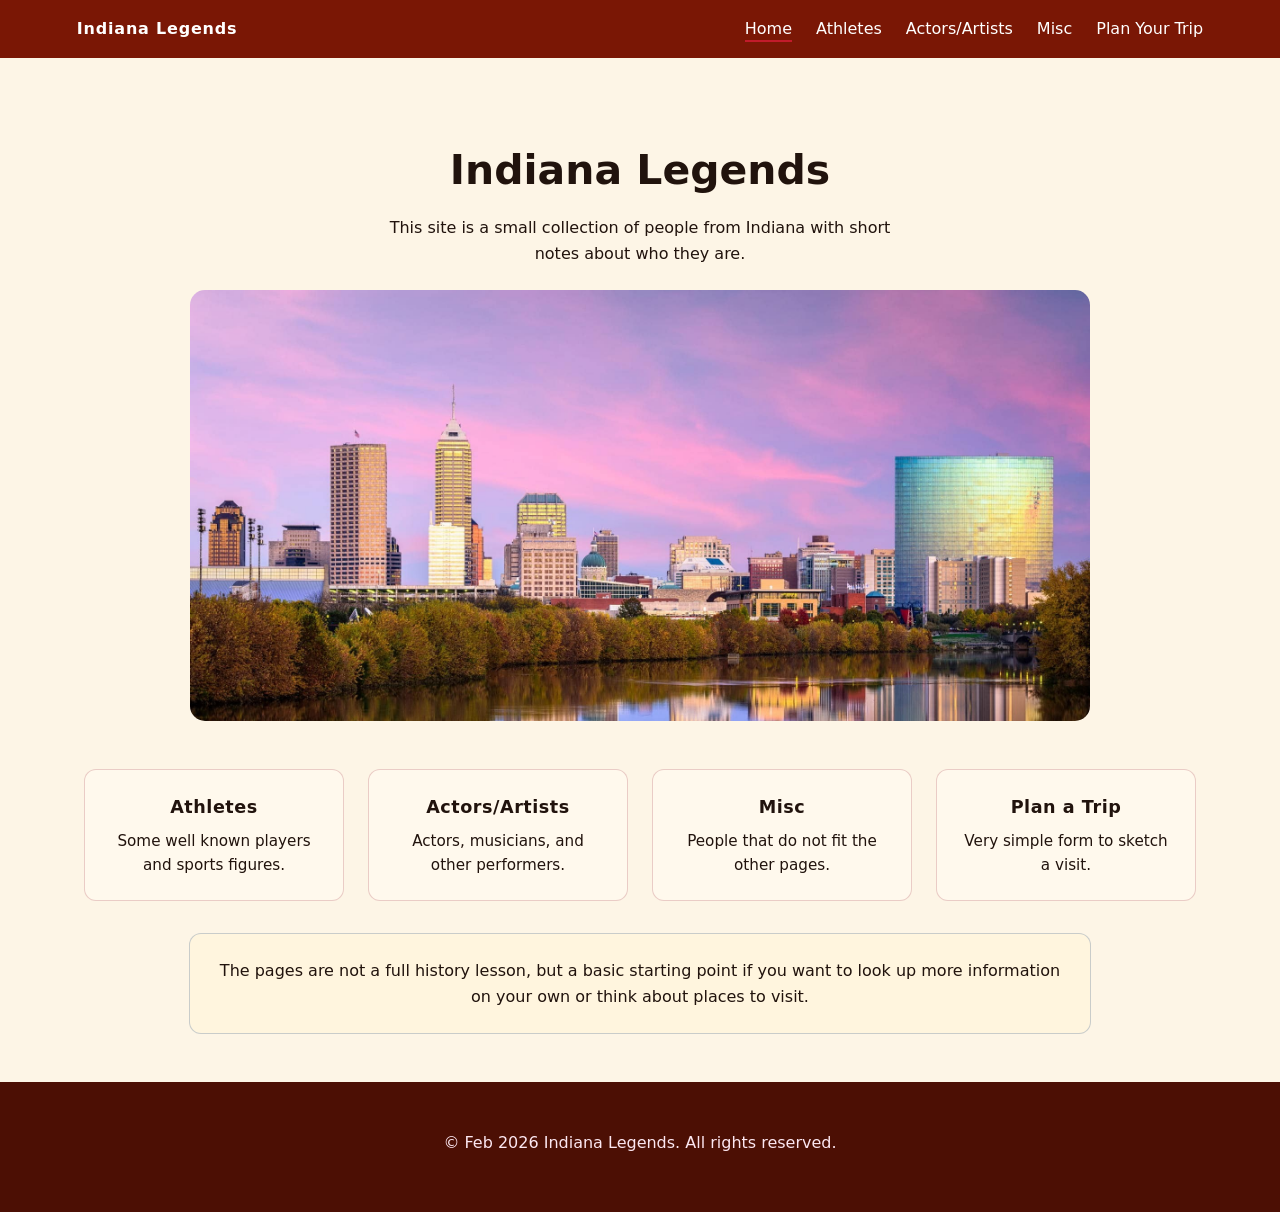
<file: index.html>
<!DOCTYPE html>
<html lang="en">
<head>
  <meta charset="UTF-8" />
  <title>Indiana Legends – Home</title>
  <meta name="viewport" content="width=device-width, initial-scale=1.0" />
  <link rel="icon" href="images/favicon.ico" />
  <link rel="stylesheet" href="css/style.css" />
  <link
    rel="stylesheet"
    href="https://cdnjs.cloudflare.com/ajax/libs/font-awesome/6.5.1/css/all.min.css"
    integrity="sha512-DTOQO9RWCH3ppGqcWaEA1BIZOC6xxalwEsw9c2QQeAIftl+Vegovlnee1c9QX4TctnWMn13TZye+giMm8e2LwA=="
    crossorigin="anonymous"
    referrerpolicy="no-referrer"
  />
</head>
<body>
  <header>
    <nav class="navbar">
      <div class="logo">
        <span>Indiana Legends</span>
      </div>
      <button class="hamburger" aria-label="Toggle navigation">
        <span></span><span></span><span></span>
      </button>
      <ul class="nav-links">
        <li><a href="index.html" class="active">Home</a></li>
        <li><a href="athletes.html">Athletes</a></li>
        <li><a href="artists.html">Actors/Artists</a></li>
        <li><a href="authors.html">Misc</a></li>
        <li><a href="trip.html">Plan Your Trip</a></li>
      </ul>
    </nav>
  </header>

  <main>
    <section class="hero">
      <div class="hero-box">
        <div class="hero-text">
          <h1>Indiana Legends</h1>
          <p>
            This site is a small collection of people from Indiana with short notes about who they are.
          </p>
        </div>
        <div class="hero-image-home">
          <img src="images/indySKyline.jpg" alt="Indianapolis skyline at night" />
        </div>
      </div>
    </section>

    <section class="info-row">
      <a class="info-card" href="athletes.html">
        <h2>Athletes</h2>
        <p>Some well known players and sports figures.</p>
      </a>
      <a class="info-card" href="artists.html">
        <h2>Actors/Artists</h2>
        <p>Actors, musicians, and other performers.</p>
      </a>
      <a class="info-card" href="authors.html">
        <h2>Misc</h2>
        <p>People that do not fit the other pages.</p>
      </a>
      <a class="info-card" href="trip.html">
        <h2>Plan a Trip</h2>
        <p>Very simple form to sketch a visit.</p>
      </a>
    </section>

    <section class="home-summary">
      <p>
        The pages are not a full history lesson, but a basic starting point if you want to look up more
        information on your own or think about places to visit.
      </p>
    </section>
  </main>

  <footer>
    <p>&copy; Feb 2026 Indiana Legends. All rights reserved.</p>
  </footer>

  <script>
    const hamburger = document.querySelector(".hamburger");
    const navLinks = document.querySelector(".nav-links");
    hamburger.addEventListener("click", () => {
      navLinks.classList.toggle("open");
    });
  </script>
</body>
</html>
</file>
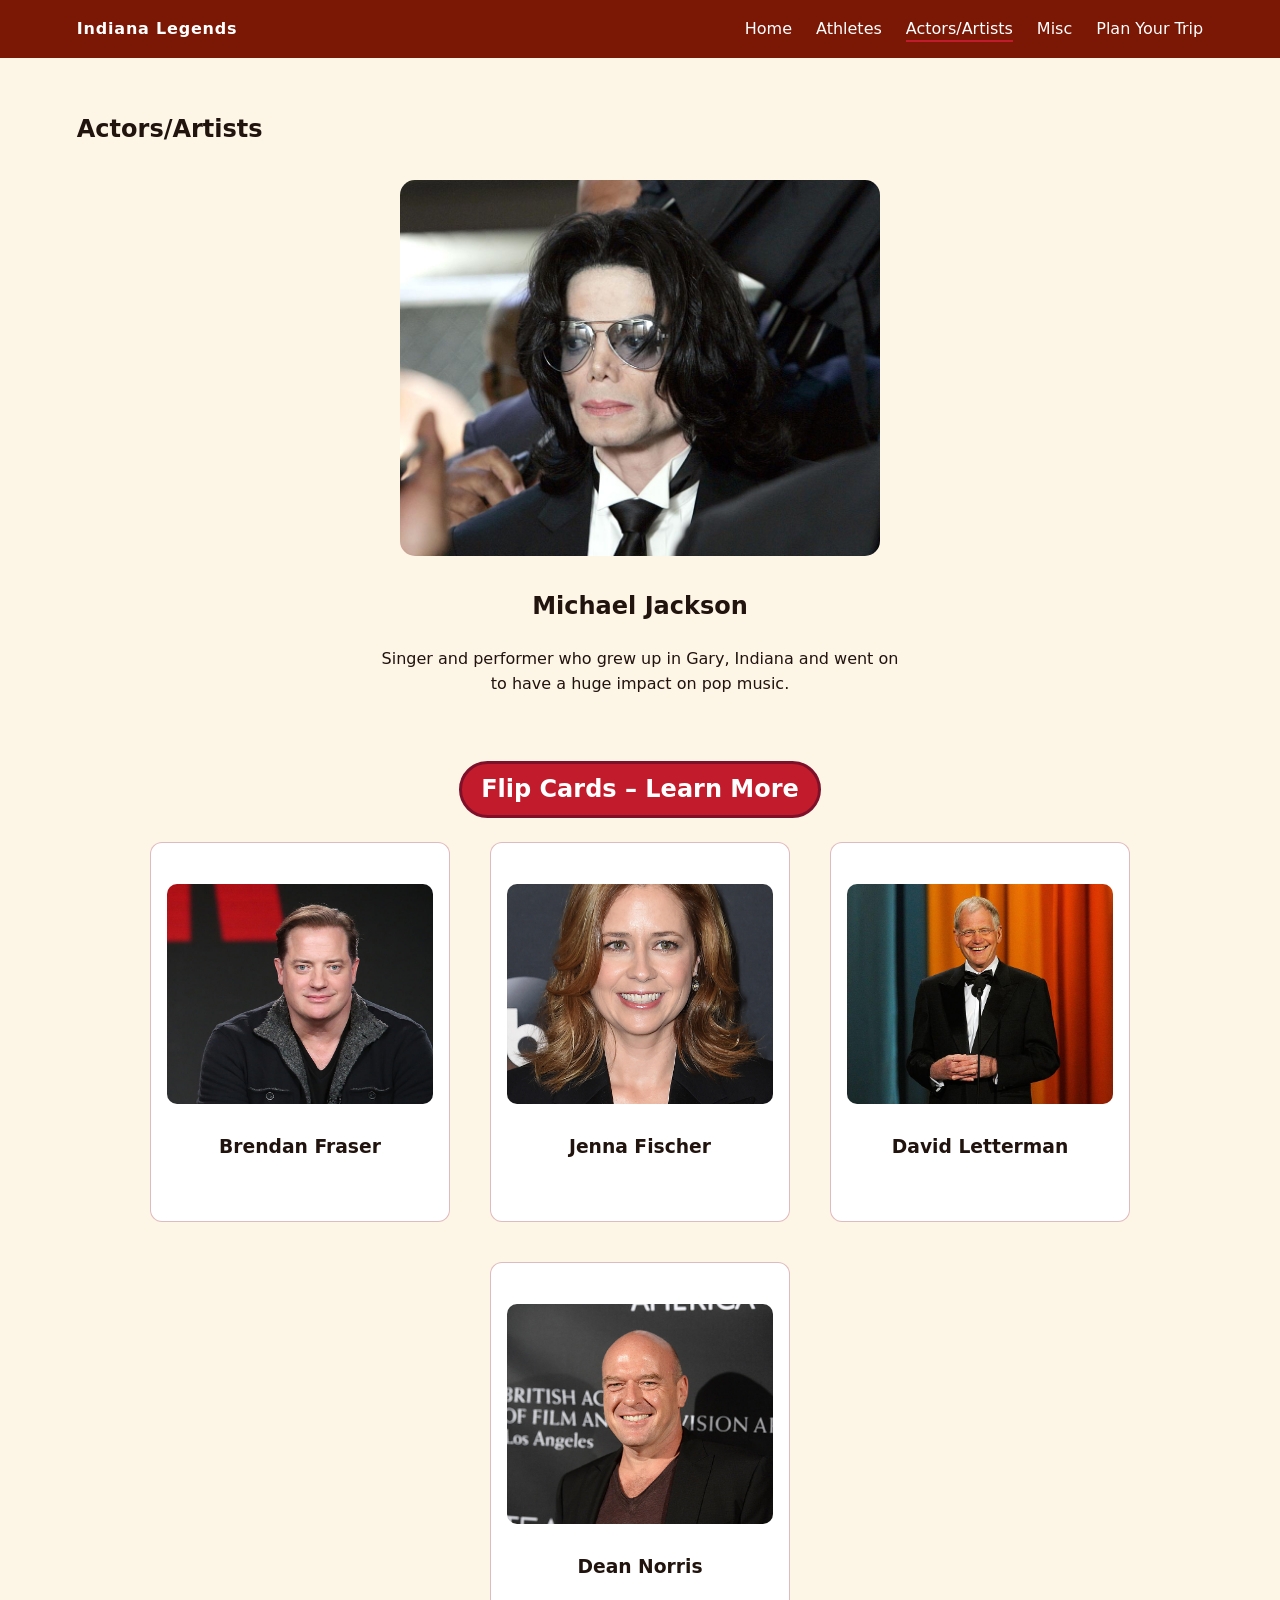
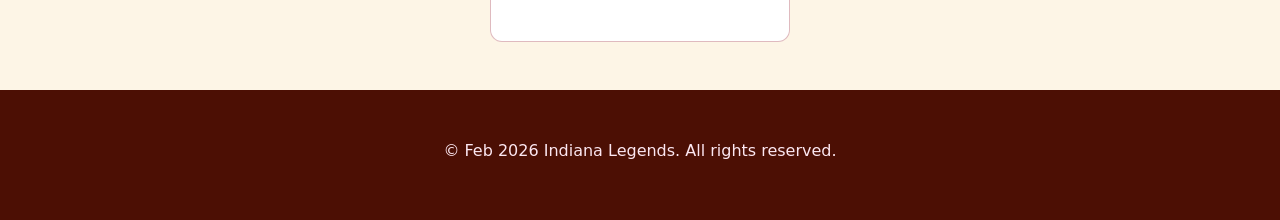
<file: artists.html>
<!DOCTYPE html>
<html lang="en">
<head>
  <meta charset="UTF-8" />
  <title>Indiana Legends – Actors/Artists</title>
  <meta name="viewport" content="width=device-width, initial-scale=1.0" />
  <link rel="icon" href="images/favicon.ico" />
  <link rel="stylesheet" href="css/style.css" />
  <link
    rel="stylesheet"
    href="https://cdnjs.cloudflare.com/ajax/libs/font-awesome/6.5.1/css/all.min.css"
    integrity="sha512-DTOQO9RWCH3ppGqcWaEA1BIZOC6xxalwEsw9c2QQeAIftl+Vegovlnee1c9QX4TctnWMn13TZye+giMm8e2LwA=="
    crossorigin="anonymous"
    referrerpolicy="no-referrer"
  />
</head>
<body>
  <header>
    <nav class="navbar">
      <div class="logo">
        <span>Indiana Legends</span>
      </div>
      <button class="hamburger" aria-label="Toggle navigation">
        <span></span><span></span><span></span>
      </button>
      <ul class="nav-links">
        <li><a href="index.html">Home</a></li>
        <li><a href="athletes.html">Athletes</a></li>
        <li><a href="artists.html" class="active">Actors/Artists</a></li>
        <li><a href="authors.html">Misc</a></li>
        <li><a href="trip.html">Plan Your Trip</a></li>
      </ul>
    </nav>
  </header>

  <main>
    <section class="page-header">
      <h1>Actors/Artists</h1>
    </section>

    <section class="featured-person">
      <article class="card featured-card">
        <img src="images/artists_actors/mj.jpg" alt="Michael Jackson" />
        <div class="featured-content">
          <h2>Michael Jackson</h2>
          <p>
            Singer and performer who grew up in Gary, Indiana and went on to have a huge impact on pop music.
          </p>
        </div>
      </article>
    </section>

    <section class="flip-section">
      <h2>Flip Cards – Learn More</h2>
      <div class="flip-grid">
        <article class="flip-card">
          <div class="flip-card-inner">
            <div class="flip-card-front">
              <img src="images/artists_actors/fraser.jpg" alt="Brendan Fraser" />
              <h3>Brendan Fraser</h3>
            </div>
            <div class="flip-card-back">
              <p>Film actor who spent part of his childhood in Indiana.</p>
              <p>Known for: Starring in *The Mummy* movies and later *The Whale*.</p>
            </div>
          </div>
        </article>

        <article class="flip-card">
          <div class="flip-card-inner">
            <div class="flip-card-front">
              <img src="images/artists_actors/jennafischer.jpg" alt="Jenna Fischer" />
              <h3>Jenna Fischer</h3>
            </div>
            <div class="flip-card-back">
              <p>Actor best known for a comedy TV show.</p>
              <p>Known for: Playing Pam Beesly on *The Office*.</p>
            </div>
          </div>
        </article>

        <article class="flip-card">
          <div class="flip-card-inner">
            <div class="flip-card-front">
              <img src="images/artists_actors/letterman.jpg" alt="David Letterman" />
              <h3>David Letterman</h3>
            </div>
            <div class="flip-card-back">
              <p>Late-night host and comedian from Indianapolis, Indiana.</p>
              <p>Known for: Hosting late-night television for many years.</p>
            </div>
          </div>
        </article>

        <article class="flip-card">
          <div class="flip-card-inner">
            <div class="flip-card-front">
              <img src="images/artists_actors/deannorris.jpg" alt="Dean Norris" />
              <h3>Dean Norris</h3>
            </div>
            <div class="flip-card-back">
              <p>Character actor who studied at Hanover College in Indiana.</p>
              <p>Known for: Playing Hank Schrader on *Breaking Bad*.</p>
            </div>
          </div>
        </article>
      </div>
    </section>
  </main>

  <footer>
    <p>&copy; Feb 2026 Indiana Legends. All rights reserved.</p>
  </footer>

  <script>
    const hamburger = document.querySelector(".hamburger");
    const navLinks = document.querySelector(".nav-links");
    hamburger.addEventListener("click", () => {
      navLinks.classList.toggle("open");
    });
  </script>
</body>
</html>
</file>
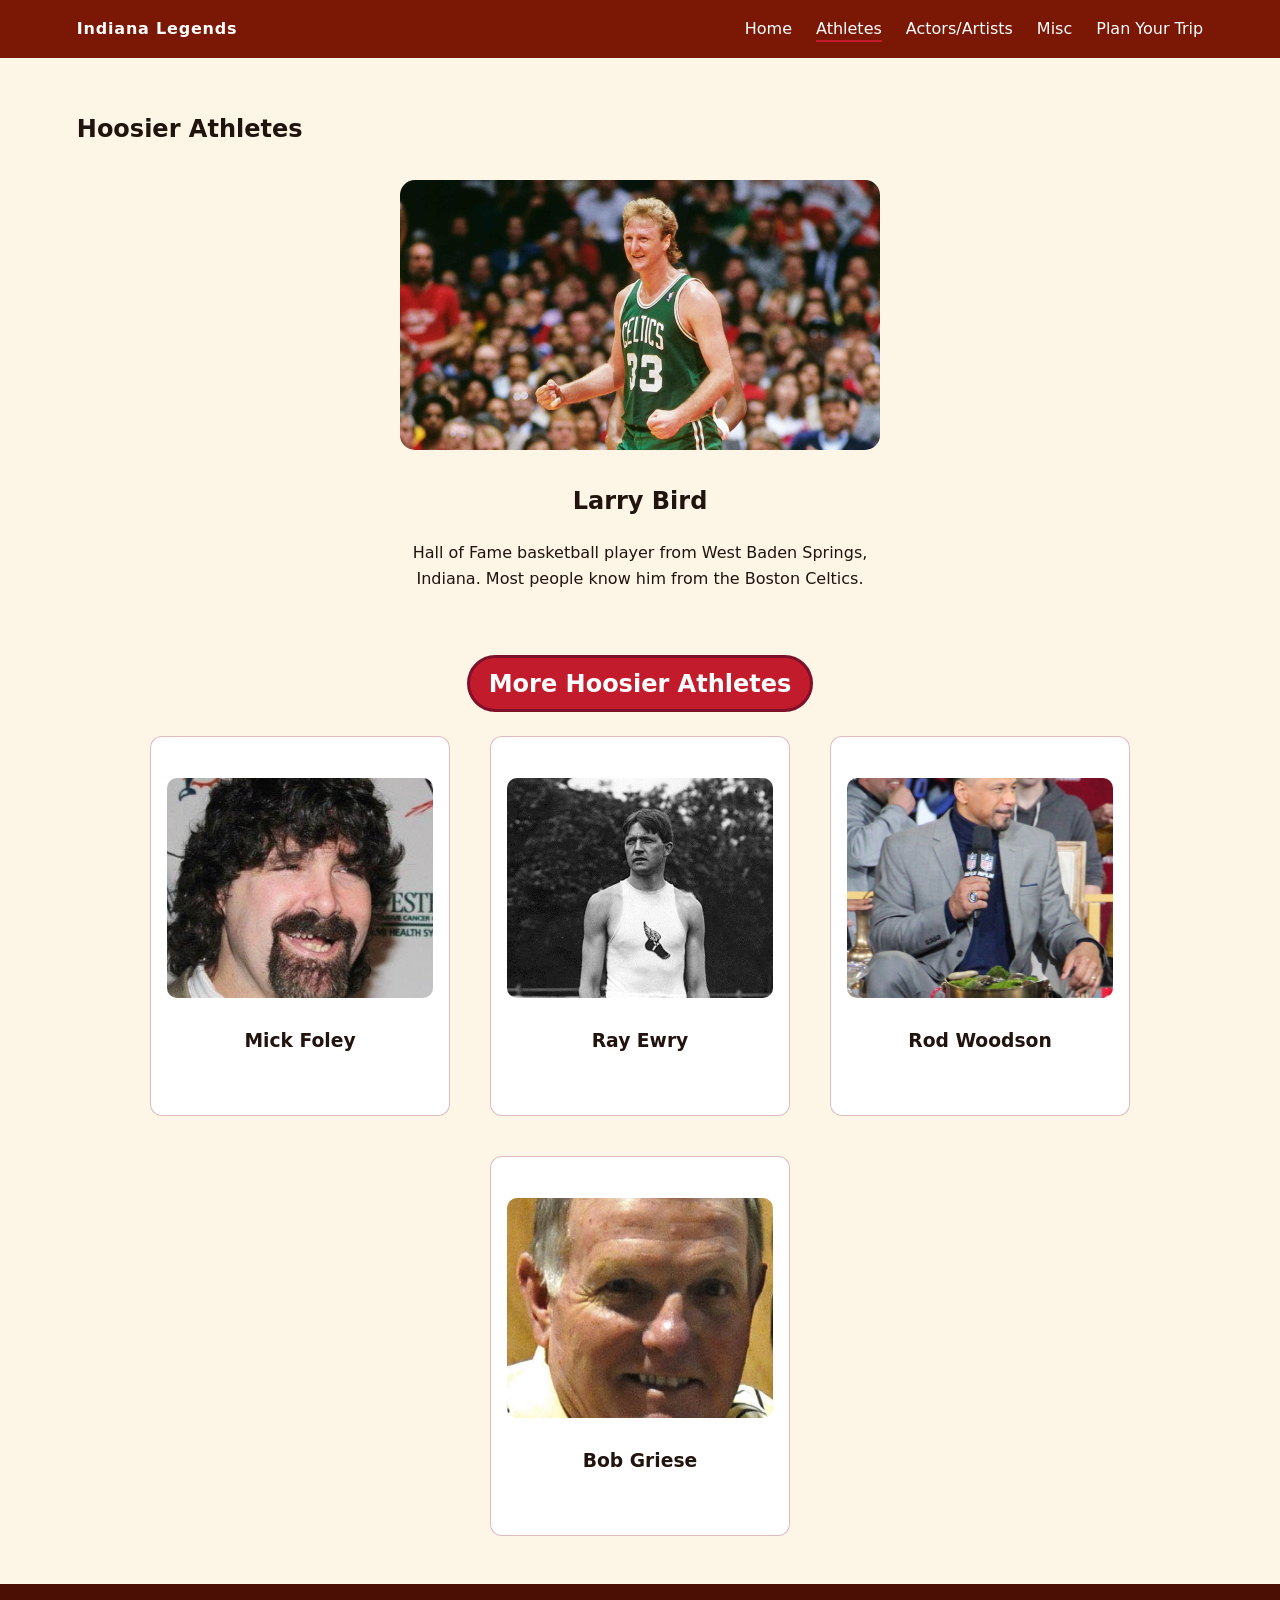
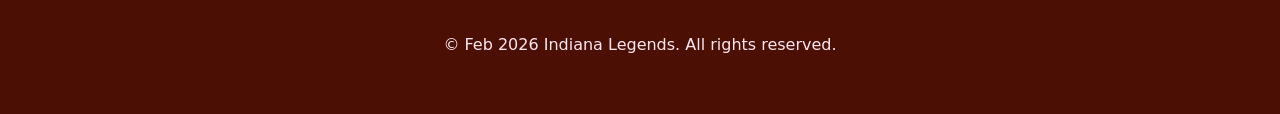
<file: athletes.html>
<!DOCTYPE html>
<html lang="en">
<head>
  <meta charset="UTF-8" />
  <title>Indiana Legends – Athletes</title>
  <meta name="viewport" content="width=device-width, initial-scale=1.0" />
  <link rel="icon" href="images/favicon.ico" />
  <link rel="stylesheet" href="css/style.css" />
  <link
    rel="stylesheet"
    href="https://cdnjs.cloudflare.com/ajax/libs/font-awesome/6.5.1/css/all.min.css"
    integrity="sha512-DTOQO9RWCH3ppGqcWaEA1BIZOC6xxalwEsw9c2QQeAIftl+Vegovlnee1c9QX4TctnWMn13TZye+giMm8e2LwA=="
    crossorigin="anonymous"
    referrerpolicy="no-referrer"
  />
</head>
<body>
  <header>
    <nav class="navbar">
      <div class="logo">
        <span>Indiana Legends</span>
      </div>
      <button class="hamburger" aria-label="Toggle navigation">
        <span></span><span></span><span></span>
      </button>
      <ul class="nav-links">
        <li><a href="index.html">Home</a></li>
        <li><a href="athletes.html" class="active">Athletes</a></li>
        <li><a href="artists.html">Actors/Artists</a></li>
        <li><a href="authors.html">Misc</a></li>
        <li><a href="trip.html">Plan Your Trip</a></li>
      </ul>
    </nav>
  </header>

  <main>
    <section class="page-header">
      <h1>Hoosier Athletes</h1>
    </section>

    <section class="featured-person">
      <article class="card featured-card">
        <img src="images/athletes/larrybird.jpg" alt="Larry Bird" />
        <div class="featured-content">
          <h2>Larry Bird</h2>
          <p>
            Hall of Fame basketball player from West Baden Springs, Indiana. Most people know him from the Boston Celtics.
          </p>
        </div>
      </article>
    </section>

    <section class="flip-section">
      <h2>More Hoosier Athletes</h2>
      <div class="flip-grid">
        <article class="flip-card">
          <div class="flip-card-inner">
            <div class="flip-card-front">
              <img src="images/athletes/foley-mick-image.jpg" alt="Mick Foley" />
              <h3>Mick Foley</h3>
            </div>
            <div class="flip-card-back">
              <p>Professional wrestler who used a few different ring names.</p>
              <p>Known for: Wrestling as Mankind, Cactus Jack, and Dude Love.</p>
            </div>
          </div>
        </article>

        <article class="flip-card">
          <div class="flip-card-inner">
            <div class="flip-card-front">
              <img src="images/athletes/Ray_Ewry_1908b.jpg" alt="Ray Ewry" />
              <h3>Ray Ewry</h3>
            </div>
            <div class="flip-card-back">
              <p>Track and field star from Lafayette, Indiana.</p>
              <p>He did especially well in standing jump events in early Olympics.</p>
            </div>
          </div>
        </article>

        <article class="flip-card">
          <div class="flip-card-inner">
            <div class="flip-card-front">
              <img src="images/athletes/Rod_Woodson_Jan_2019.jpg" alt="Rod Woodson" />
              <h3>Rod Woodson</h3>
            </div>
            <div class="flip-card-back">
              <p>Defensive back from Fort Wayne, Indiana.</p>
              <p>He later made the Pro Football Hall of Fame.</p>
            </div>
          </div>
        </article>

        <article class="flip-card">
          <div class="flip-card-inner">
            <div class="flip-card-front">
              <img src="images/athletes/Bob_Griese_with_soldier_CROP.jpg" alt="Bob Griese" />
              <h3>Bob Griese</h3>
            </div>
            <div class="flip-card-back">
              <p>Quarterback who played for Purdue and the Miami Dolphins.</p>
              <p>Known for: Helping lead the Dolphins to two Super Bowl wins.</p>
            </div>
          </div>
        </article>
      </div>
    </section>
  </main>

  <footer>
    <p>&copy; Feb 2026 Indiana Legends. All rights reserved.</p>
  </footer>

  <script>
    const hamburger = document.querySelector(".hamburger");
    const navLinks = document.querySelector(".nav-links");
    hamburger.addEventListener("click", () => {
      navLinks.classList.toggle("open");
    });
  </script>
</body>
</html>
</file>
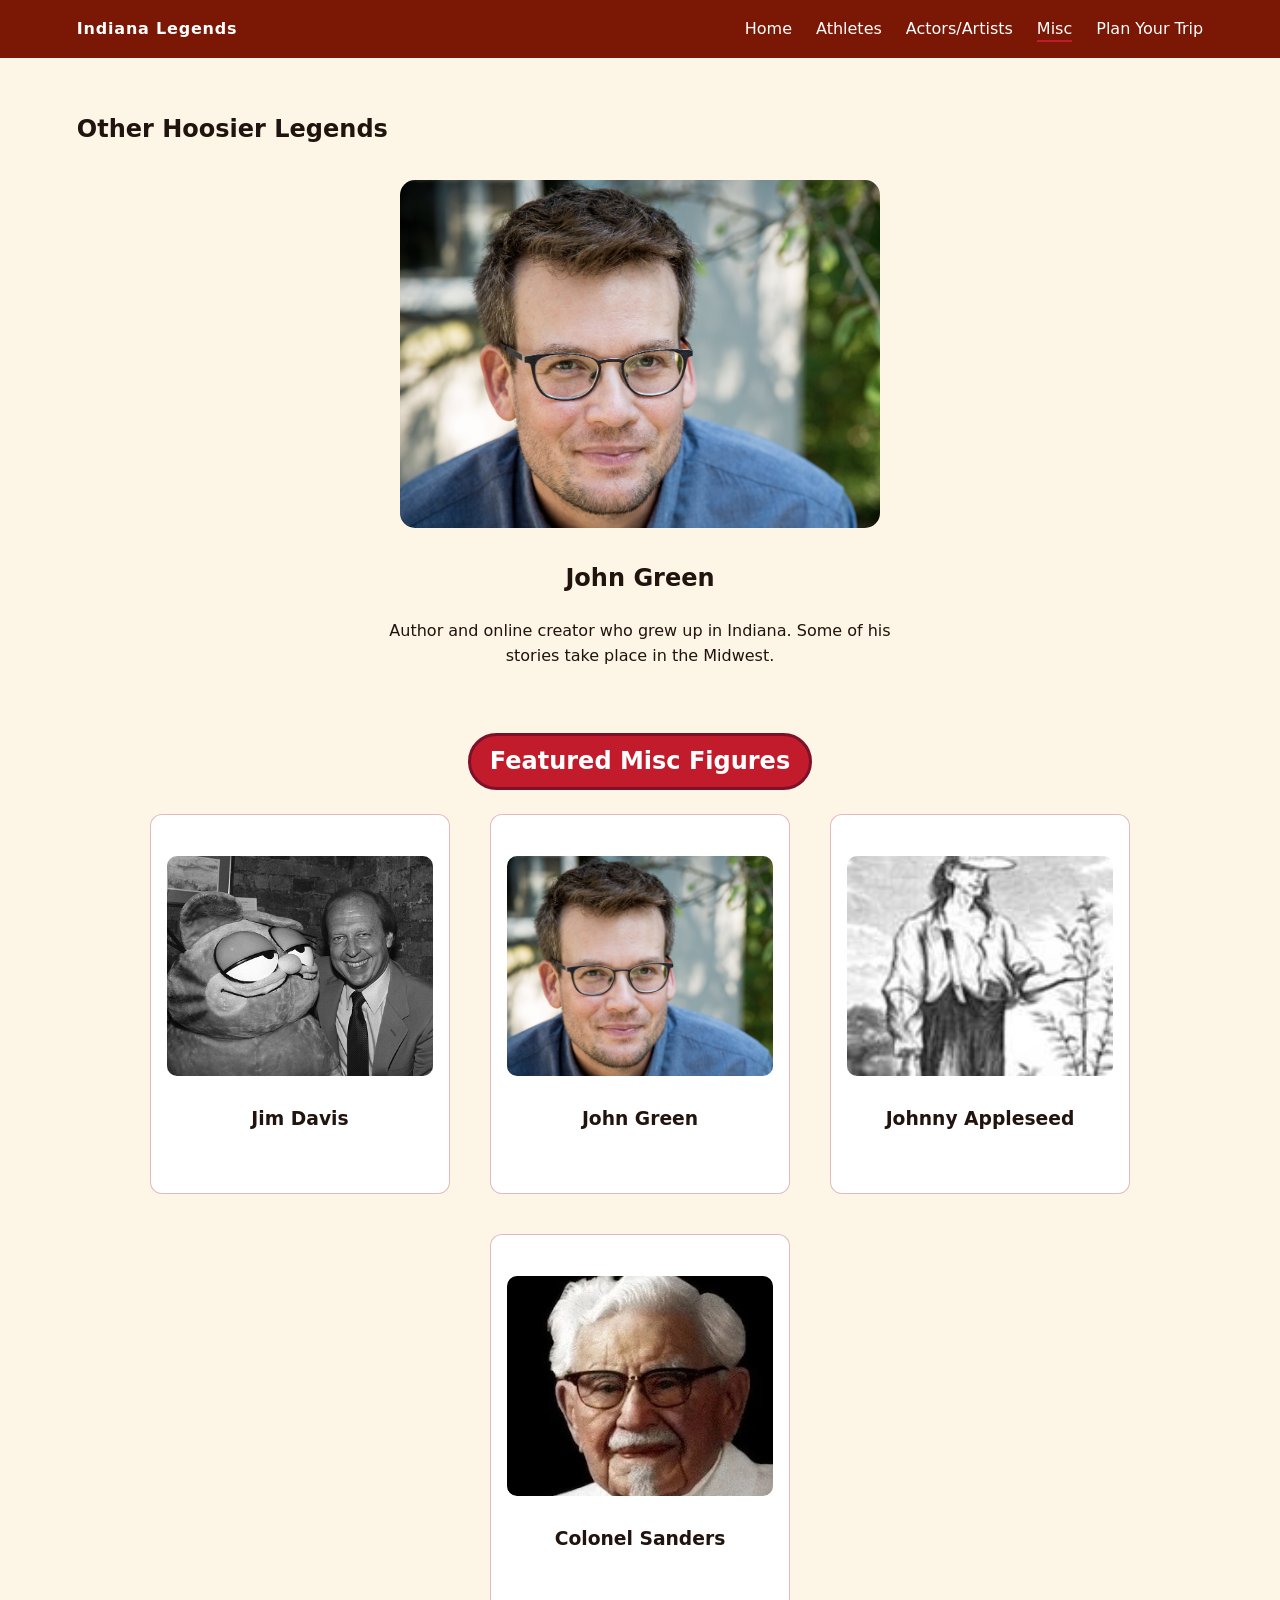
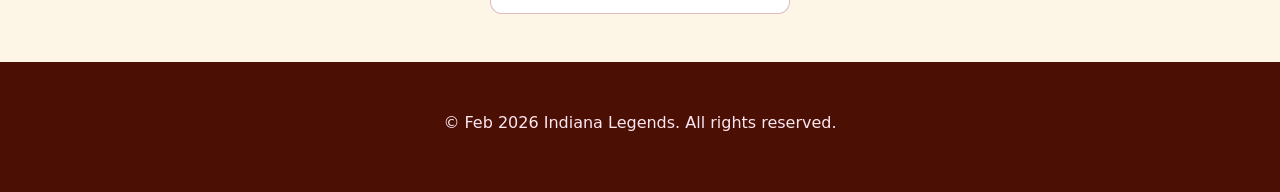
<file: authors.html>
<!DOCTYPE html>
<html lang="en">
<head>
  <meta charset="UTF-8" />
  <title>Indiana Legends – Other Hoosier Legends</title>
  <meta name="viewport" content="width=device-width, initial-scale=1.0" />
  <link rel="icon" href="images/favicon.ico" />
  <link rel="stylesheet" href="css/style.css" />
  <link
    rel="stylesheet"
    href="https://cdnjs.cloudflare.com/ajax/libs/font-awesome/6.5.1/css/all.min.css"
    integrity="sha512-DTOQO9RWCH3ppGqcWaEA1BIZOC6xxalwEsw9c2QQeAIftl+Vegovlnee1c9QX4TctnWMn13TZye+giMm8e2LwA=="
    crossorigin="anonymous"
    referrerpolicy="no-referrer"
  />
</head>
<body>
  <header>
    <nav class="navbar">
      <div class="logo">
        <span>Indiana Legends</span>
      </div>
      <button class="hamburger" aria-label="Toggle navigation">
        <span></span><span></span><span></span>
      </button>
      <ul class="nav-links">
        <li><a href="index.html">Home</a></li>
        <li><a href="athletes.html">Athletes</a></li>
        <li><a href="artists.html">Actors/Artists</a></li>
        <li><a href="authors.html" class="active">Misc</a></li>
        <li><a href="trip.html">Plan Your Trip</a></li>
      </ul>
    </nav>
  </header>

  <main>
    <section class="page-header">
      <h1>Other Hoosier Legends</h1>
    </section>

    <section class="featured-person">
      <article class="card featured-card">
        <img src="images/misc/johngreen.png" alt="John Green" />
        <div class="featured-content">
          <h2>John Green</h2>
          <p>
            Author and online creator who grew up in Indiana. Some of his stories take place in the Midwest.
          </p>
        </div>
      </article>
    </section>

    <section class="flip-section">
      <h2>Featured Misc Figures</h2>
      <div class="flip-grid">
        <article class="flip-card">
          <div class="flip-card-inner">
            <div class="flip-card-front">
              <img src="images/misc/jimdavis.jpg" alt="Jim Davis" />
              <h3>Jim Davis</h3>
            </div>
            <div class="flip-card-back">
              <p>Cartoonist from Marion, Indiana and creator of the Garfield comic strip.</p>
              <p>Known for: Making Garfield popular in newspapers and TV.</p>
            </div>
          </div>
        </article>

        <article class="flip-card">
          <div class="flip-card-inner">
            <div class="flip-card-front">
              <img src="images/misc/johngreen.png" alt="John Green" />
              <h3>John Green</h3>
            </div>
            <div class="flip-card-back">
              <p>Author of young adult novels and co-creator of online education videos.</p>
              <p>Known for: Writing *The Fault in Our Stars*.</p>
            </div>
          </div>
        </article>

        <article class="flip-card">
          <div class="flip-card-inner">
            <div class="flip-card-front">
              <img src="images/misc/johnnyappple.jpg" alt="Johnny Appleseed" />
              <h3>Johnny Appleseed</h3>
            </div>
            <div class="flip-card-back">
              <p>Frontier nurseryman and folk hero known for planting apple trees.</p>
              <p>Known for: Stories that include time spent in Indiana communities.</p>
            </div>
          </div>
        </article>

        <article class="flip-card">
          <div class="flip-card-inner">
            <div class="flip-card-front">
              <img src="images/misc/sanders-colonel-.png" alt="Colonel Sanders" />
              <h3>Colonel Sanders</h3>
            </div>
            <div class="flip-card-back">
              <p>Founder of a fried chicken brand, born in Indiana.</p>
              <p>Known for: Starting KFC (Kentucky Fried Chicken).</p>
            </div>
          </div>
        </article>
      </div>
    </section>
  </main>

  <footer>
    <p>&copy; Feb 2026 Indiana Legends. All rights reserved.</p>
  </footer>

  <script>
    const hamburger = document.querySelector(".hamburger");
    const navLinks = document.querySelector(".nav-links");
    hamburger.addEventListener("click", () => {
      navLinks.classList.toggle("open");
    });
  </script>
</body>
</html>
</file>
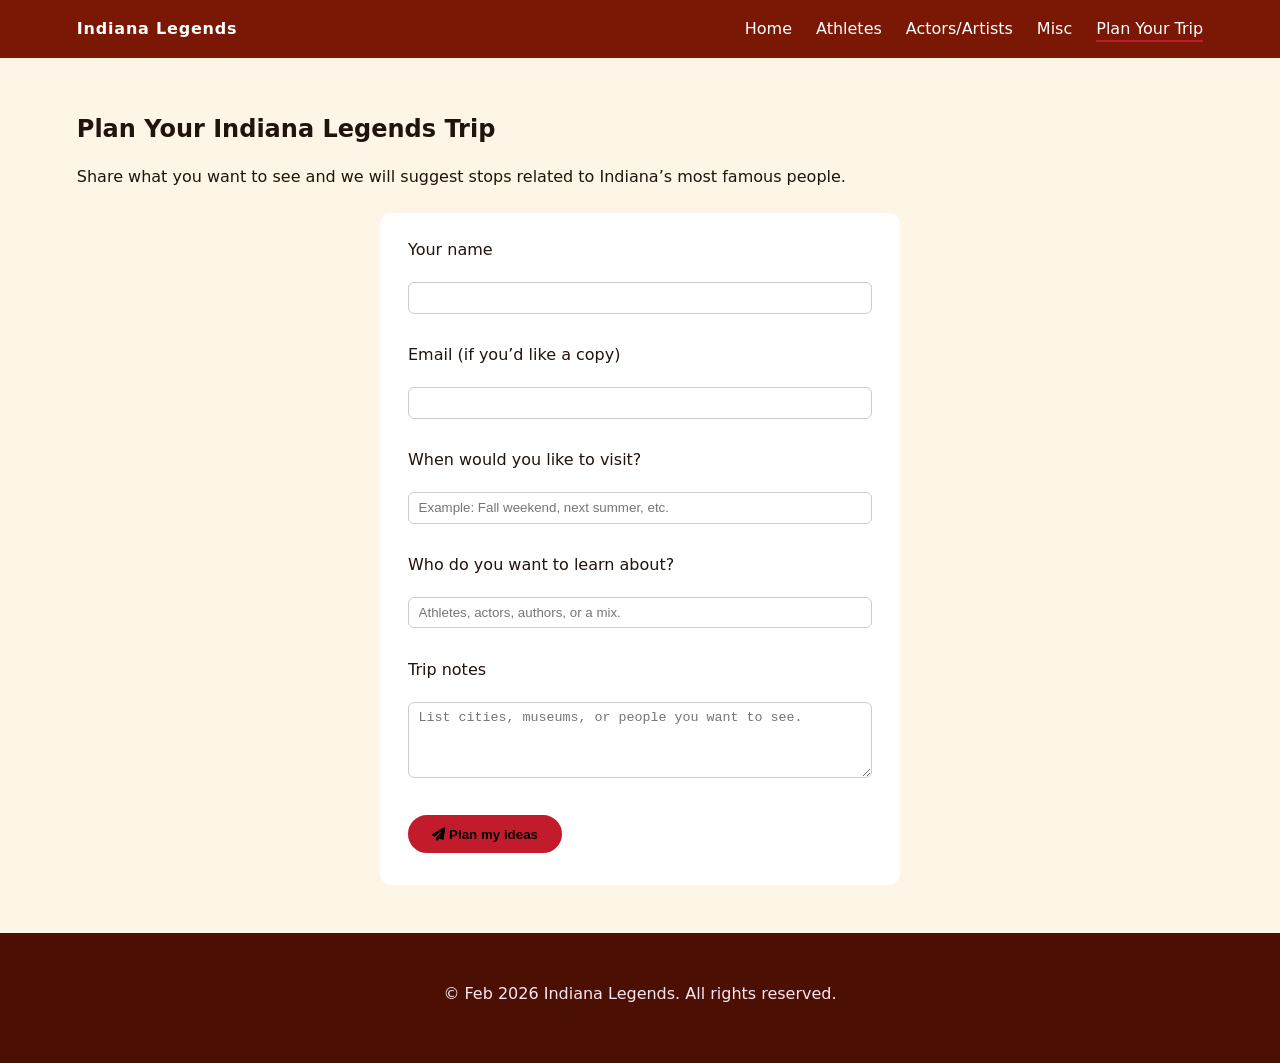
<file: trip.html>
<!DOCTYPE html>
<html lang="en">
<head>
  <meta charset="UTF-8" />
  <title>Indiana Legends – Plan Your Trip</title>
  <meta name="viewport" content="width=device-width, initial-scale=1.0" />
  <link rel="icon" href="images/favicon.ico" />
  <link rel="stylesheet" href="css/style.css" />
  <link
    rel="stylesheet"
    href="https://cdnjs.cloudflare.com/ajax/libs/font-awesome/6.5.1/css/all.min.css"
    integrity="sha512-DTOQO9RWCH3ppGqcWaEA1BIZOC6xxalwEsw9c2QQeAIftl+Vegovlnee1c9QX4TctnWMn13TZye+giMm8e2LwA=="
    crossorigin="anonymous"
    referrerpolicy="no-referrer"
  />
</head>
<body>
  <header>
    <nav class="navbar">
      <div class="logo">
        <span>Indiana Legends</span>
      </div>
      <button class="hamburger" aria-label="Toggle navigation">
        <span></span><span></span><span></span>
      </button>
      <ul class="nav-links">
        <li><a href="index.html">Home</a></li>
        <li><a href="athletes.html">Athletes</a></li>
        <li><a href="artists.html">Actors/Artists</a></li>
        <li><a href="authors.html">Misc</a></li>
        <li><a href="trip.html" class="active">Plan Your Trip</a></li>
      </ul>
    </nav>
  </header>

  <main>
    <section class="page-header">
      <h1>Plan Your Indiana Legends Trip</h1>
      <p>
        Share what you want to see and we will suggest stops related to Indiana’s most famous people.
      </p>
    </section>

    <section class="trip-form-section">
      <form class="trip-form" action="#" method="post">
        <label for="name">Your name</label>
        <input type="text" id="name" name="name" />

        <label for="email">Email (if you’d like a copy)</label>
        <input type="email" id="email" name="email" />

        <label for="when">When would you like to visit?</label>
        <input type="text" id="when" name="when" placeholder="Example: Fall weekend, next summer, etc." />

        <label for="focus">Who do you want to learn about?</label>
        <input type="text" id="focus" name="focus" placeholder="Athletes, actors, authors, or a mix." />

        <label for="notes">Trip notes</label>
        <textarea id="notes" name="notes" rows="4" placeholder="List cities, museums, or people you want to see."></textarea>

        <button type="submit" class="btn submit-btn">
          <i class="fa-solid fa-paper-plane"></i> Plan my ideas
        </button>
      </form>
    </section>
  </main>

  <footer>
    <p>&copy; Feb 2026 Indiana Legends. All rights reserved.</p>
  </footer>

  <script>
    const hamburger = document.querySelector(".hamburger");
    const navLinks = document.querySelector(".nav-links");
    hamburger.addEventListener("click", () => {
      navLinks.classList.toggle("open");
    });
  </script>
</body>
</html>
</file>
<file: css/style.css>
:root {
  --primary-color: #7a1705;
  --primary-dark: #4c0f04;
  --accent-color: #c21b2b;
  --bg-color: #fdf5e6;
  --text-color: #21130d;
  --card-radius: 12px;
  --shadow-soft: none;
  --font-heading: "Poppins", system-ui, sans-serif;
  --font-body: "Lato", system-ui, sans-serif;
}

*,
*::before,
*::after {
  box-sizing: border-box;
}

body {
  margin: 0;
  font-family: var(--font-body);
  background-color: var(--bg-color);
  color: var(--text-color);
  line-height: 1.6;
}

header {
  background: var(--primary-color);
  color: #fff;
}

.navbar {
  display: flex;
  justify-content: space-between;
  align-items: center;
  gap: 1rem;
  padding: 1rem 6vw;
}

.logo {
  display: flex;
  align-items: center;
  gap: 0.5rem;
  font-family: var(--font-heading);
  font-weight: 700;
  letter-spacing: 0.05em;
}

.logo i {
  color: var(--accent-color);
}

.nav-links {
  list-style: none;
  display: flex;
  gap: 1.5rem;
  padding: 0;
  margin: 0;
}

.nav-links > li > a {
  color: #fff;
  text-decoration: none;
  font-weight: 500;
  position: relative;
}

.nav-links > li > a::after {
  content: "";
  position: absolute;
  left: 0;
  bottom: -4px;
  width: 0;
  height: 2px;
  background: var(--accent-color);
  transition: width 0.2s ease;
}

.nav-links > li > a:hover::after,
.nav-links > li > a.active::after {
  width: 100%;
}

.hamburger {
  display: none;
  flex-direction: column;
  gap: 0.25rem;
  background: none;
  border: none;
  cursor: pointer;
}

.hamburger span {
  width: 24px;
  height: 3px;
  background: #fff;
  border-radius: 999px;
}

main {
  padding: 2rem 6vw 3rem;
}

.hero {
  display: flex;
  justify-content: center;
  align-items: center;
  margin: 3rem 0;
}

.hero-box {
  width: 90%;
  max-width: 1100px;
  display: flex;
  flex-direction: column;
  align-items: center;
  text-align: center;
  gap: 1.5rem;
}

.hero-text {
  max-width: 40rem;
}

.hero-box h1 {
  font-family: var(--font-heading);
  font-size: clamp(2.5rem, 3.2vw, 3.3rem);
  margin: 0 0 0.75rem;
}

.hero-box p {
  margin: 0;
  max-width: 34rem;
}

.hero-image-home {
  display: flex;
  justify-content: center;
  width: 100%;
}

.hero-image-home img {
  width: 100%;
  max-width: 900px;
  object-fit: cover;
  display: block;
}

.btn {
  display: inline-block;
  padding: 0.6rem 1.4rem;
  border-radius: 999px;
  background: var(--accent-color);
  border: 2px solid var(--accent-color);
  color: #000;
  text-decoration: none;
  font-weight: 600;
  margin-top: 0.75rem;
  cursor: pointer;
  transition: background 0.2s ease, color 0.2s ease, transform 0.1s ease;
}

.btn:hover {
  background: #fff7bf;
  transform: translateY(-1px);
}

.btn-outline {
  background: transparent;
  color: var(--primary-color);
}

.btn-outline:hover {
  background: var(--accent-color);
  color: #000;
}

/* Row of four info boxes on home */
.info-row {
  display: flex;
  flex-wrap: wrap;
  gap: 1.5rem;
  justify-content: center;
  margin-bottom: 2rem;
}

.info-card {
  flex: 1 1 200px;
  max-width: 260px;
  border: 1px solid rgba(148, 27, 43, 0.2);
  border-radius: var(--card-radius);
  padding: 1.4rem 1.3rem;
  text-align: center;
  background: #fff9ed;
  color: #21130d;
  text-decoration: none;
  display: block;
  transition: transform 0.18s ease, border-color 0.18s ease;
}
.info-card h2 {
  margin-top: 0;
  margin-bottom: 0.5rem;
  font-family: var(--font-heading);
  font-size: 1.1rem;
  letter-spacing: 0.03em;
}

.info-card p {
  margin: 0;
  font-size: 0.95rem;
}

.info-card:hover {
  transform: translateY(-4px);
  border-color: var(--accent-color);
}

/* Wide text bar under info boxes */
.home-summary {
  width: 80%;
  max-width: 960px;
  margin: 0 auto;
  border: 1px solid rgba(148, 163, 184, 0.5);
  border-radius: var(--card-radius);
  padding: 1.5rem 1.25rem;
  background: #fff5de;
  color: #21130d;
  text-align: center;
}

.home-summary p {
  margin: 0;
}

.featured-person {
  margin-top: 2rem;
  margin-bottom: 2rem;
  display: flex;
  justify-content: center;
}

.featured-card {
  display: flex;
  flex-direction: column;
  align-items: center;
  text-align: center;
  max-width: 520px;
  border: none;
}

.featured-card img {
  width: 100%;
  max-width: 480px;
  border-radius: 15px;
}

.featured-content {
  margin-top: 0.75rem;
}

/* Make all standard cards a consistent height in grids */
.page-header h1 {
  font-family: var(--font-heading);
  margin-bottom: 0.25rem;
}

.flip-section {
  margin-top: 3rem;
}

/* Section labels above card groups */
.flip-section > h2 {
  display: inline-block;
  margin: 0 auto 1.5rem;
  padding: 0.4rem 1.2rem;
  background: var(--accent-color);
  color: #fff;
  border: 3px solid #7f102a;
  border-radius: 999px;
  font-family: var(--font-heading);
  text-align: center;
}

.flip-section {
  text-align: center;
}

.flip-grid {
  display: flex;
  flex-wrap: wrap;
  gap: 2.5rem;
  justify-content: center;
  max-width: 1200px;
  margin: 0 auto;
}

.flip-card {
  background: transparent;
  flex: 1 1 260px;
  max-width: 300px;
  height: 380px;
  perspective: 1000px;
}

.flip-card-inner {
  position: relative;
  width: 100%;
  height: 100%;
  transition: transform 0.6s;
  transform-style: preserve-3d;
}

.flip-card-front,
.flip-card-back {
  position: absolute;
  inset: 0;
  backface-visibility: hidden;
  border-radius: var(--card-radius);
  border: 1px solid rgba(148, 27, 43, 0.3);
  padding: 1rem;
  display: flex;
  flex-direction: column;
  justify-content: center;
  align-items: center;
  text-align: center;
}

.flip-card-front img {
  width: 100%;
  height: 220px;
  border-radius: 10px;
  object-fit: cover;
  margin-bottom: 0.6rem;
}

.flip-card-front {
  background: #fff;
}

.flip-card-back {
  background: var(--primary-color);
  color: #fff;
  transform: rotateY(180deg);
  font-size: 1.05rem;
  line-height: 1.6;
}

.flip-card:hover .flip-card-inner,
.flip-card:focus-within .flip-card-inner {
  transform: rotateY(180deg);
}

a {
  color: var(--primary-color);
}

a[href^="http"] {
  color: #0a66c2;
  text-decoration: underline;
}

img {
  border-radius: 15px;
}

footer {
  padding: 2rem 6vw 2.5rem;
  background: #4c0f04;
  color: #fce7f1;
  font-size: 1rem;
  text-align: center;
}

.trip-form-section {
  margin-top: 1.5rem;
}

.trip-form {
  max-width: 520px;
  margin: 0 auto;
  background: #fff;
  border-radius: var(--card-radius);
  padding: 1.5rem 1.75rem 2rem;
  display: flex;
  flex-direction: column;
  gap: 1.2rem;
}

.trip-form label + input,
.trip-form label + textarea,
.trip-form label + select {
  width: 100%;
  padding: 0.45rem 0.6rem;
  border-radius: 6px;
  border: 1px solid #ccc;
  margin-bottom: 0.6rem;
}

.trip-form input:focus,
.trip-form textarea:focus,
.trip-form select:focus {
  border-color: var(--accent-color);
  outline: 2px solid rgba(255, 215, 0, 0.55);
}

.submit-btn {
  align-self: flex-start;
  margin-top: 0.5rem;
}

.nav-links > li > a:hover {
  color: var(--accent-color);
  text-decoration: underline;
}

.highlights li:first-child {
}

@media (max-width: 900px) {
  .hero {
    flex-direction: column-reverse;
    text-align: center;
  }

  .hero-text p {
    margin-left: auto;
    margin-right: auto;
  }

  .hero-text .btn {
    margin-left: auto;
    margin-right: auto;
  }

  .hero-image {
    max-width: 380px;
    margin: 0 auto;
  }

  .navbar {
    padding-inline: 1.25rem;
  }

  main {
    padding-inline: 1.25rem;
  }

  footer {
    padding-inline: 1.25rem;
  }
}

@media (max-width: 768px) {
  .nav-links {
    position: absolute;
    top: 60px;
    right: 0;
    background: var(--primary-dark);
    flex-direction: column;
    padding: 0.75rem 1.5rem 1rem;
    display: none;
    min-width: 180px;
  }

  .nav-links.open {
    display: flex;
  }

  .hamburger {
    display: flex;
  }

  .cards-grid,
  .flip-grid,
  .info-row {
    flex-direction: column;
    align-items: stretch;
  }

  .hero-box,
  .home-summary {
    width: 100%;
  }
}

@media (max-width: 480px) {
  .card,
  .flip-card {
    flex: 1 1 100%;
  }

  .flip-card {
    width: 100%;
  }
}
</file>
